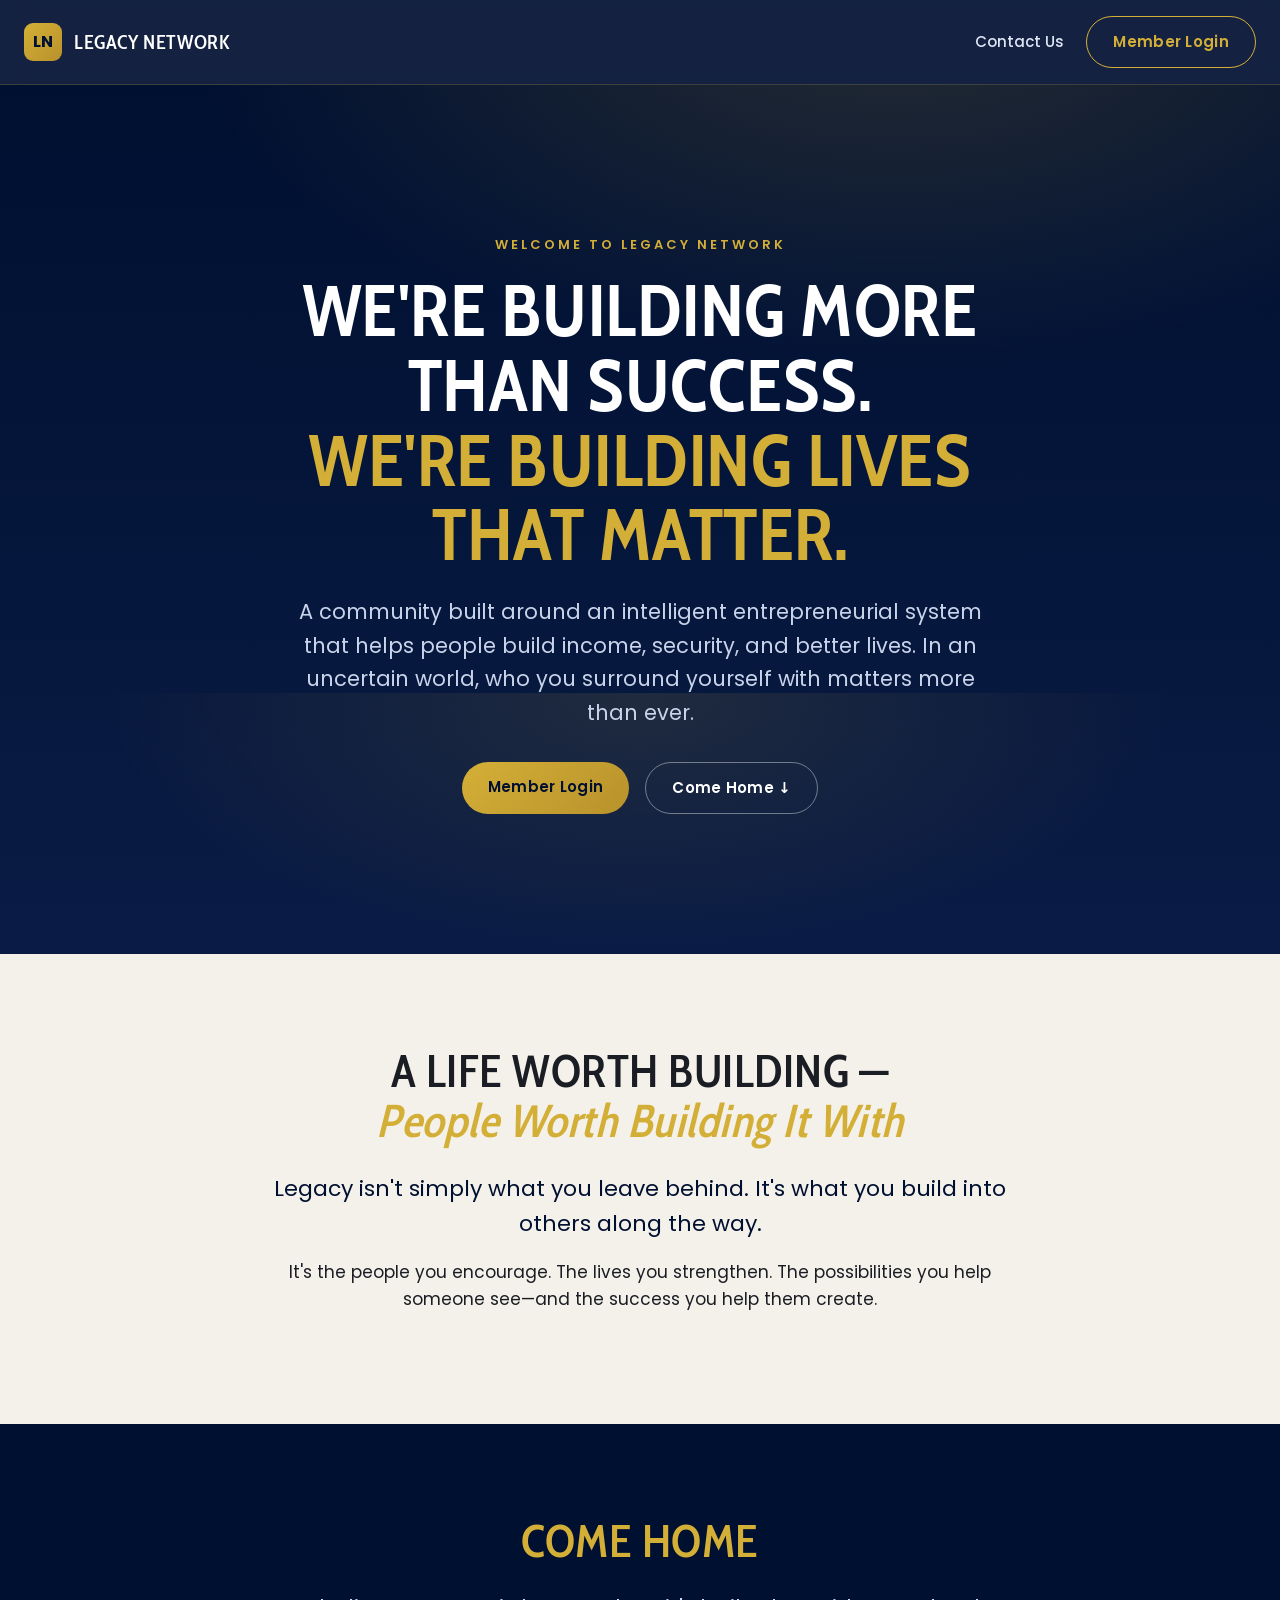
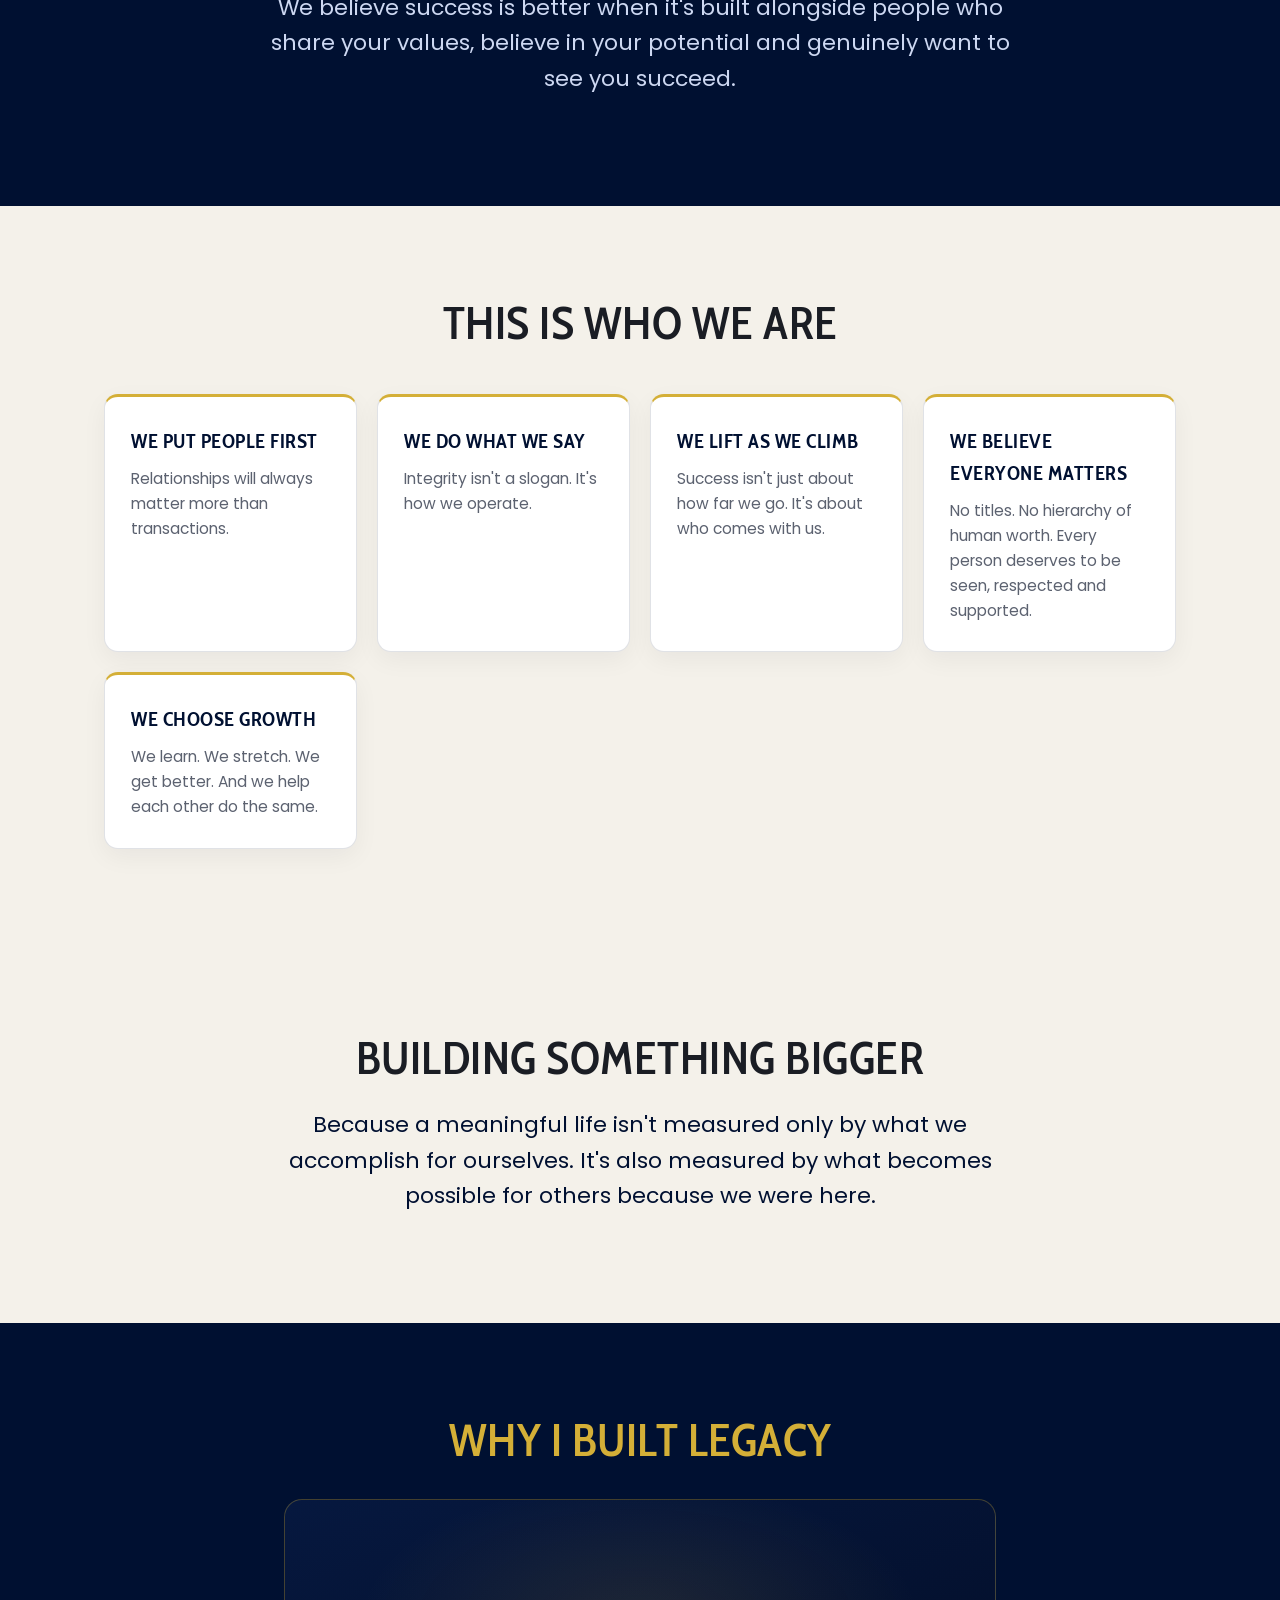
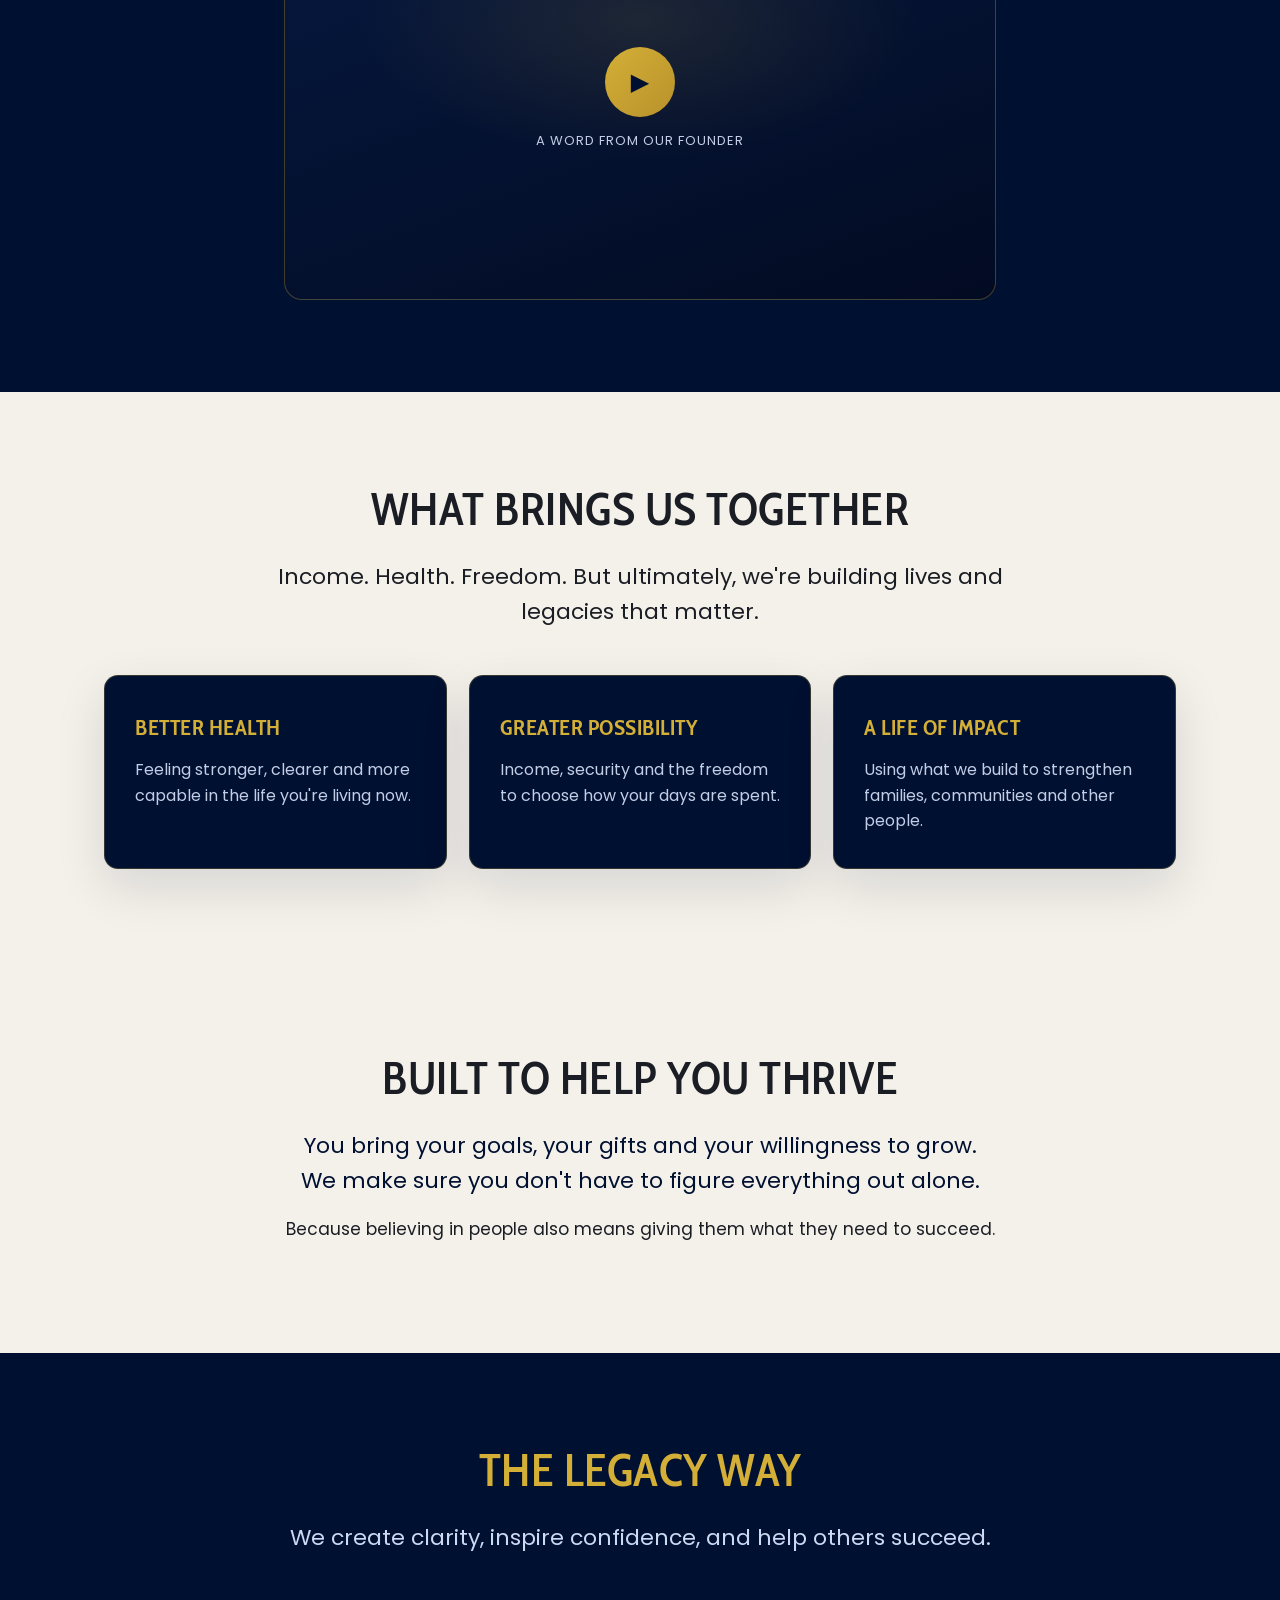
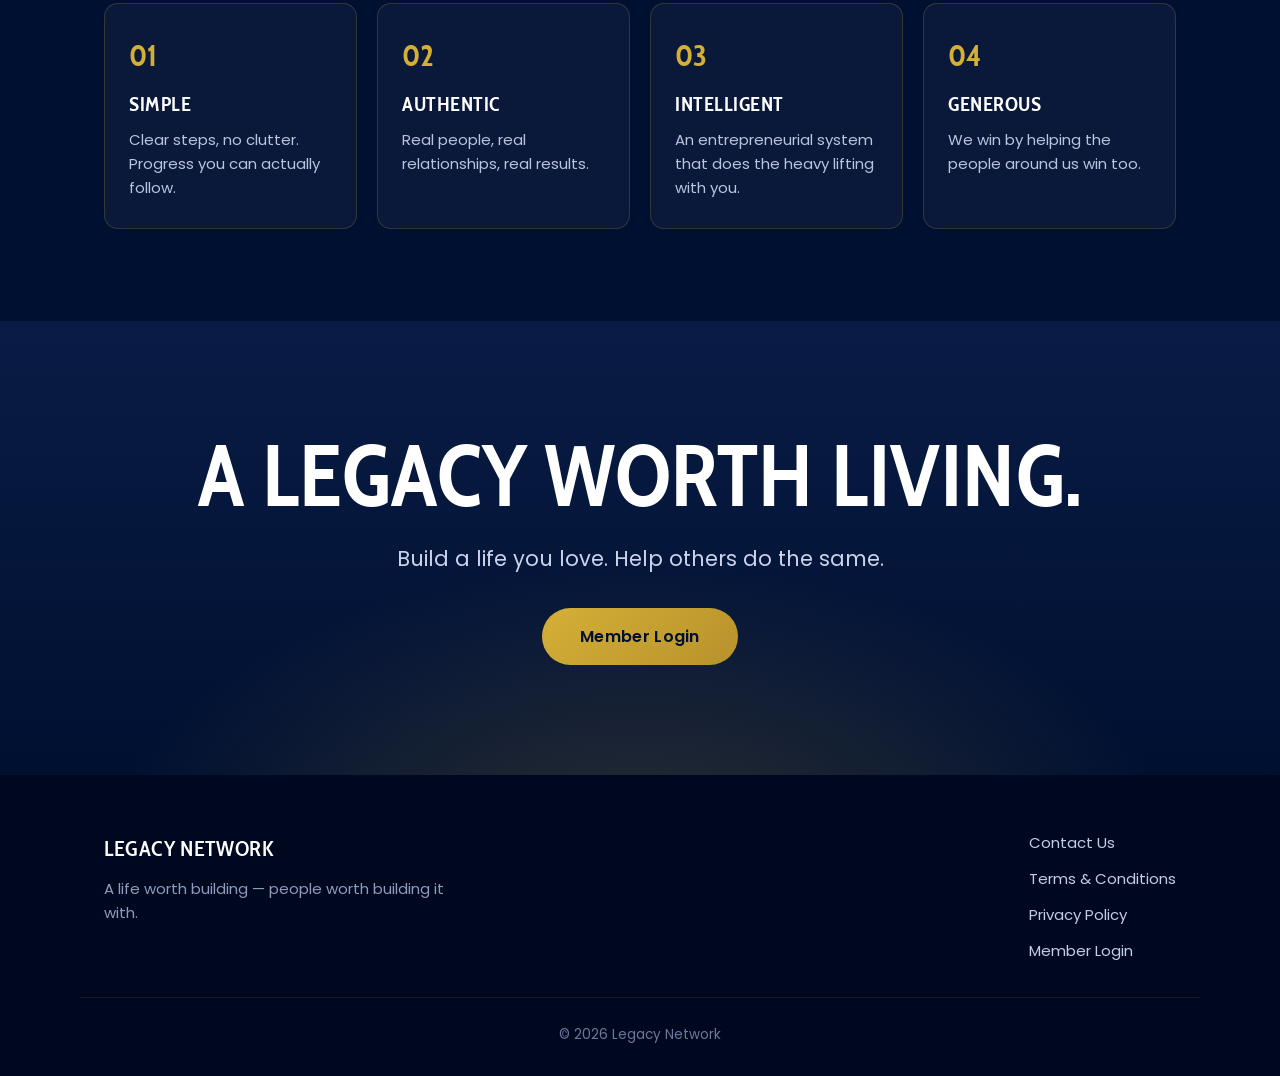
<file: web/index.html>
<!doctype html>
<html lang="en">
<head>
  <meta charset="utf-8" />
  <meta name="viewport" content="width=device-width, initial-scale=1" />
  <title>Legacy Network</title>
  <meta name="description" content="A community built around an intelligent entrepreneurial system that helps people build income, security, and better lives." />
  <link rel="preconnect" href="https://fonts.googleapis.com" />
  <link rel="preconnect" href="https://fonts.gstatic.com" crossorigin />
  <link href="https://fonts.googleapis.com/css2?family=Cabin+Condensed:wght@500;600;700&family=Poppins:wght@300;400;500;600;700&display=swap" rel="stylesheet" />
  <link rel="stylesheet" href="styles.css" />
</head>
<body>
  <!-- Replica of legacynetwork.com (public marketing site), rebuilt from captured
       structure, copy, palette and fonts. Member Login points at the live app. -->

  <header class="nav">
    <a class="brand" href="#top" aria-label="Legacy Network home">
      <span class="brand__mark">LN</span>
      <span class="brand__word">Legacy&nbsp;Network</span>
    </a>
    <nav class="nav__links">
      <a href="#contact">Contact Us</a>
      <a class="btn btn--ghost" href="https://app.legacynetwork.com/login?lang=en-US">Member Login</a>
    </nav>
  </header>

  <main id="top">

    <!-- HERO -->
    <section class="hero">
      <div class="hero__inner">
        <p class="eyebrow">Welcome to Legacy Network</p>
        <h1 class="display">We're building more than success.<br /><span class="gold">We're building lives that matter.</span></h1>
        <p class="lead">A community built around an intelligent entrepreneurial system that helps people build income, security, and better lives. In an uncertain world, who you surround yourself with matters more than ever.</p>
        <div class="hero__cta">
          <a class="btn btn--gold" href="https://app.legacynetwork.com/login?lang=en-US">Member Login</a>
          <a class="btn btn--line" href="#come-home">Come Home ↓</a>
        </div>
      </div>
      <div class="hero__glow" aria-hidden="true"></div>
    </section>

    <!-- A LIFE WORTH BUILDING -->
    <section class="band band--cream">
      <div class="wrap center">
        <h2 class="head">A Life Worth Building —<br /><em>People Worth Building It With</em></h2>
        <p class="para lg">Legacy isn't simply what you leave behind. It's what you build into others along the way.</p>
        <p class="para">It's the people you encourage. The lives you strengthen. The possibilities you help someone see—and the success you help them create.</p>
      </div>
    </section>

    <!-- COME HOME -->
    <section id="come-home" class="band band--navy">
      <div class="wrap center">
        <h2 class="head gold">Come Home</h2>
        <p class="para lg light">We believe success is better when it's built alongside people who share your values, believe in your potential and genuinely want to see you succeed.</p>
      </div>
    </section>

    <!-- WHO WE ARE -->
    <section class="band">
      <div class="wrap">
        <h2 class="head center">This Is Who We Are</h2>
        <div class="values">
          <article class="value"><h3>We Put People First</h3><p>Relationships will always matter more than transactions.</p></article>
          <article class="value"><h3>We Do What We Say</h3><p>Integrity isn't a slogan. It's how we operate.</p></article>
          <article class="value"><h3>We Lift As We Climb</h3><p>Success isn't just about how far we go. It's about who comes with us.</p></article>
          <article class="value"><h3>We Believe Everyone Matters</h3><p>No titles. No hierarchy of human worth. Every person deserves to be seen, respected and supported.</p></article>
          <article class="value"><h3>We Choose Growth</h3><p>We learn. We stretch. We get better. And we help each other do the same.</p></article>
        </div>
      </div>
    </section>

    <!-- BUILDING SOMETHING BIGGER -->
    <section class="band band--cream">
      <div class="wrap center narrow">
        <h2 class="head">Building Something Bigger</h2>
        <p class="para lg">Because a meaningful life isn't measured only by what we accomplish for ourselves. It's also measured by what becomes possible for others because we were here.</p>
      </div>
    </section>

    <!-- WHY I BUILT LEGACY -->
    <section class="band band--navy">
      <div class="wrap center narrow">
        <h2 class="head gold">Why I Built Legacy</h2>
        <div class="videoframe" aria-label="Founder video placeholder">
          <span class="videoframe__play">▶</span>
          <span class="videoframe__label">A word from our founder</span>
        </div>
      </div>
    </section>

    <!-- WHAT BRINGS US TOGETHER -->
    <section class="band">
      <div class="wrap">
        <h2 class="head center">What Brings Us Together</h2>
        <p class="para lg center">Income. Health. Freedom. But ultimately, we're building lives and legacies that matter.</p>
        <div class="cards3">
          <article class="card"><h3>Better Health</h3><p>Feeling stronger, clearer and more capable in the life you're living now.</p></article>
          <article class="card"><h3>Greater Possibility</h3><p>Income, security and the freedom to choose how your days are spent.</p></article>
          <article class="card"><h3>A Life of Impact</h3><p>Using what we build to strengthen families, communities and other people.</p></article>
        </div>
      </div>
    </section>

    <!-- BUILT TO HELP YOU THRIVE -->
    <section class="band band--cream">
      <div class="wrap center narrow">
        <h2 class="head">Built To Help You Thrive</h2>
        <p class="para lg">You bring your goals, your gifts and your willingness to grow. We make sure you don't have to figure everything out alone.</p>
        <p class="para">Because believing in people also means giving them what they need to succeed.</p>
      </div>
    </section>

    <!-- THE LEGACY WAY -->
    <section class="band band--navy">
      <div class="wrap">
        <h2 class="head center gold">The Legacy Way</h2>
        <p class="para lg center light">We create clarity, inspire confidence, and help others succeed.</p>
        <div class="pillars">
          <div class="pillar"><span class="pillar__n">01</span><h3>Simple</h3><p>Clear steps, no clutter. Progress you can actually follow.</p></div>
          <div class="pillar"><span class="pillar__n">02</span><h3>Authentic</h3><p>Real people, real relationships, real results.</p></div>
          <div class="pillar"><span class="pillar__n">03</span><h3>Intelligent</h3><p>An entrepreneurial system that does the heavy lifting with you.</p></div>
          <div class="pillar"><span class="pillar__n">04</span><h3>Generous</h3><p>We win by helping the people around us win too.</p></div>
        </div>
      </div>
    </section>

    <!-- CLOSER -->
    <section class="closer">
      <div class="wrap center">
        <h2 class="display closer__head">A Legacy Worth Living.</h2>
        <p class="lead">Build a life you love. Help others do the same.</p>
        <a class="btn btn--gold lg" href="https://app.legacynetwork.com/login?lang=en-US">Member Login</a>
      </div>
    </section>
  </main>

  <footer id="contact" class="foot">
    <div class="wrap foot__grid">
      <div>
        <span class="brand__word foot__brand">Legacy&nbsp;Network</span>
        <p class="foot__tag">A life worth building — people worth building it with.</p>
      </div>
      <nav class="foot__links">
        <a href="mailto:info@legacynetwork.com">Contact Us</a>
        <a href="/terms">Terms &amp; Conditions</a>
        <a href="/privacypolicy">Privacy Policy</a>
        <a href="https://app.legacynetwork.com/login?lang=en-US">Member Login</a>
      </nav>
    </div>
    <p class="foot__copy">© 2026 Legacy Network</p>
  </footer>
</body>
</html>
</file>
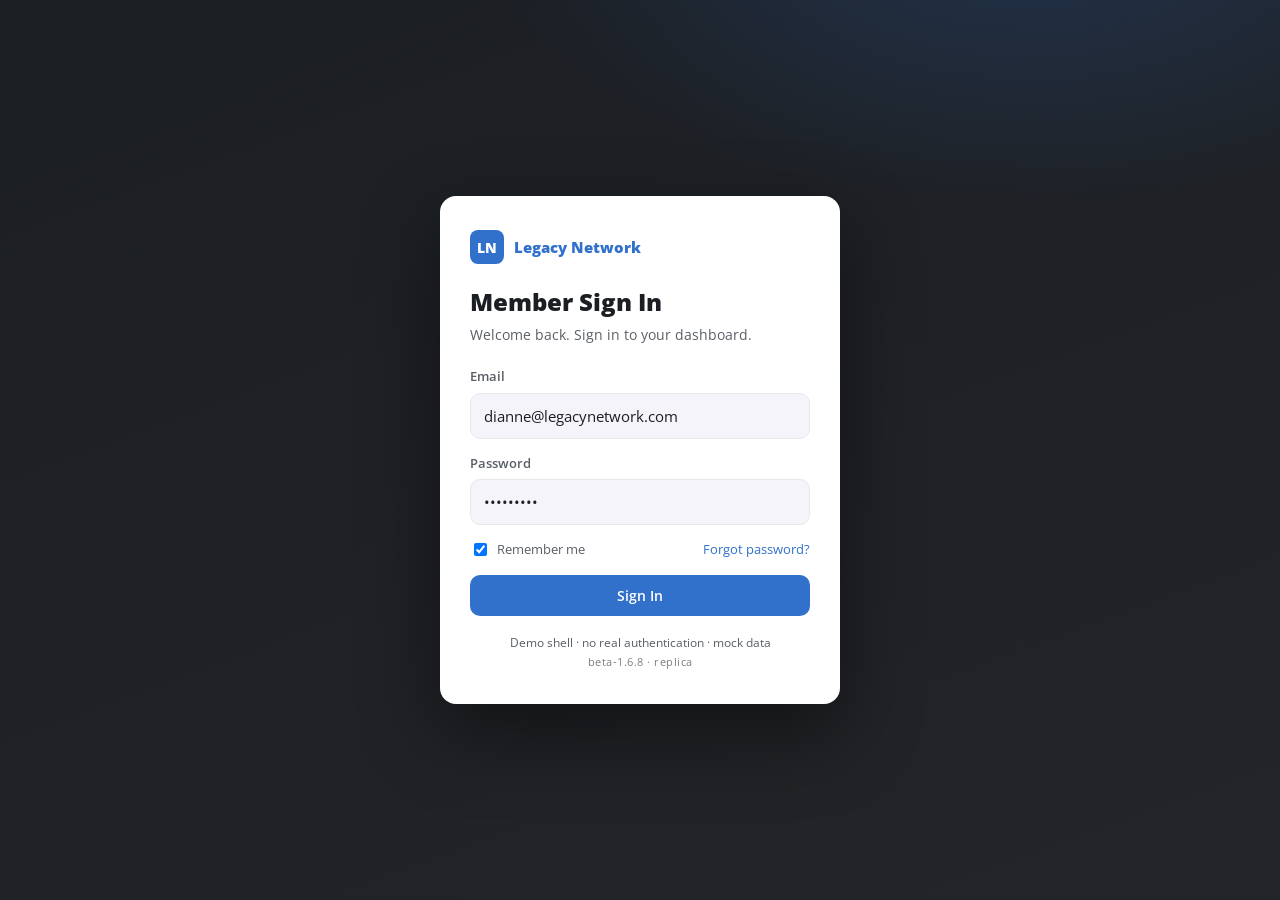
<file: web/app/index.html>
<!doctype html>
<html lang="en" data-theme="light">
<head>
  <meta charset="utf-8" />
  <meta name="viewport" content="width=device-width, initial-scale=1, viewport-fit=cover" />
  <title>Legacy Network — Member Area</title>
  <meta name="description" content="Member area replica of app.legacynetwork.com (beta-1.6.8) — dashboard, team, commissions, shop, orders, achievements." />
  <link rel="preconnect" href="https://fonts.googleapis.com" />
  <link rel="preconnect" href="https://fonts.gstatic.com" crossorigin />
  <link href="https://fonts.googleapis.com/css2?family=Open+Sans:ital,wght@0,400;0,500;0,600;0,700;0,800;1,400&display=swap" rel="stylesheet" />
  <link rel="stylesheet" href="app.css" />
</head>
<body>
  <!-- Member-area replica of app.legacynetwork.com (Vue SPA beta-1.6.8).
       Design tokens taken verbatim from the live /css/app.css?v=beta-1.6.8 bundle.
       Runs on mock data (window.LN) — real data swaps in from an owner HAR capture. -->

  <!-- ============ LOGIN ============ -->
  <section id="login" class="login">
    <div class="login__card">
      <div class="login__brand"><span class="login__mark">LN</span><span>Legacy Network</span></div>
      <h1 class="login__title">Member Sign In</h1>
      <p class="login__sub">Welcome back. Sign in to your dashboard.</p>
      <form id="loginForm" class="login__form" autocomplete="off">
        <label class="field"><span>Email</span>
          <input type="email" id="loginEmail" placeholder="you@email.com" value="dianne@legacynetwork.com" /></label>
        <label class="field"><span>Password</span>
          <input type="password" id="loginPass" placeholder="••••••••" value="demo-mode" /></label>
        <div class="login__row">
          <label class="check"><input type="checkbox" checked /> Remember me</label>
          <a href="#" class="muted-link">Forgot password?</a>
        </div>
        <button type="submit" class="btn btn--primary btn--block">Sign In</button>
      </form>
      <p class="login__foot">Demo shell · no real authentication · mock data</p>
      <p class="login__ver">beta-1.6.8 · replica</p>
    </div>
  </section>

  <!-- ============ APP SHELL ============ -->
  <div id="app" class="app" hidden>
    <!-- Sidebar (desktop) -->
    <aside class="side">
      <div class="side__brand"><span class="side__mark">LN</span><span class="side__word">Legacy&nbsp;Network</span></div>
      <nav class="side__nav" id="sideNav"></nav>
      <div class="side__user" id="sideUser"></div>
    </aside>

    <!-- Main column -->
    <div class="main">
      <header class="topbar">
        <button class="icon-btn only-mobile" id="menuBtn" aria-label="Menu">☰</button>
        <div class="topbar__title" id="pageTitle">Dashboard</div>
        <div class="topbar__actions">
          <button class="icon-btn" id="themeBtn" aria-label="Toggle theme" title="Toggle theme">◐</button>
          <button class="icon-btn cartbtn" id="cartBtn" aria-label="Cart">
            🛒<span class="cart-count" id="cartCount">0</span>
          </button>
          <div class="topbar__avatar" id="topAvatar">DL</div>
        </div>
      </header>

      <main class="view" id="view"></main>
    </div>

    <!-- Bottom nav (mobile) -->
    <nav class="bottomnav" id="bottomNav"></nav>

    <!-- Cart drawer -->
    <div class="drawer-scrim" id="scrim" hidden></div>
    <aside class="cart" id="cart" hidden>
      <div class="cart__top">
        <strong>Your Cart</strong>
        <button class="icon-btn" id="closeCart" aria-label="Close">✕</button>
      </div>
      <div class="cart__lines" id="cartLines"></div>
      <div class="cart__summary" id="cartSummary"></div>
    </aside>
  </div>

  <script src="data.js"></script>
  <script src="app.js"></script>
</body>
</html>
</file>
<file: web/styles.css>
/* Legacy Network — marketing site replica
   Palette: gold #D4AF37, navy #001031, cream #f4f1ea
   Type: Poppins (body/UI), Cabin Condensed (display) */

:root {
  --gold: #d4af37;
  --gold-deep: #b8922b;
  --navy: #001031;
  --navy-soft: #0a1c45;
  --cream: #f4f1ea;
  --ink: #1a1d24;
  --muted: #5c6270;
  --line: rgba(0, 16, 49, 0.12);
  --radius: 14px;
  --maxw: 1120px;
  --shadow: 0 18px 50px rgba(0, 16, 49, 0.12);
  --font: "Poppins", system-ui, -apple-system, Segoe UI, Roboto, sans-serif;
  --display: "Cabin Condensed", "Poppins", sans-serif;
}

* { box-sizing: border-box; }

html { scroll-behavior: smooth; }

body {
  margin: 0;
  font-family: var(--font);
  color: var(--ink);
  background: var(--cream);
  line-height: 1.6;
  -webkit-font-smoothing: antialiased;
}

img { max-width: 100%; display: block; }

a { color: inherit; text-decoration: none; }

/* ---------- Layout helpers ---------- */
.wrap { max-width: var(--maxw); margin: 0 auto; padding: 0 24px; }
.center { text-align: center; }
.narrow { max-width: 760px; margin-left: auto; margin-right: auto; }

.band { padding: 92px 0; background: var(--cream); color: var(--ink); }
.band--cream { background: var(--cream); }
.band--navy { background: var(--navy); color: #eaf0ff; }
.band--navy .para { color: #c3cde6; }

.gold { color: var(--gold); }
.light { color: #c3cde6; }

/* ---------- Nav ---------- */
.nav {
  position: sticky; top: 0; z-index: 50;
  display: flex; align-items: center; justify-content: space-between;
  padding: 16px 24px;
  background: rgba(0, 16, 49, 0.92);
  backdrop-filter: blur(10px);
  border-bottom: 1px solid rgba(212, 175, 55, 0.22);
}
.brand { display: flex; align-items: center; gap: 12px; color: #fff; }
.brand__mark {
  display: grid; place-items: center;
  width: 38px; height: 38px; border-radius: 9px;
  background: linear-gradient(135deg, var(--gold), var(--gold-deep));
  color: var(--navy); font-weight: 700; font-size: 16px; letter-spacing: 0.5px;
}
.brand__word {
  font-family: var(--display);
  font-weight: 600; font-size: 20px; letter-spacing: 0.6px;
  color: #fff; text-transform: uppercase;
}
.nav__links { display: flex; align-items: center; gap: 22px; }
.nav__links > a:first-child { color: #dfe6f5; font-weight: 500; font-size: 15px; }
.nav__links > a:first-child:hover { color: var(--gold); }

/* ---------- Buttons ---------- */
.btn {
  display: inline-block;
  padding: 13px 26px; border-radius: 999px;
  font-weight: 600; font-size: 15px; letter-spacing: 0.3px;
  transition: transform .15s ease, box-shadow .15s ease, background .15s ease, color .15s ease;
  cursor: pointer;
}
.btn.lg { padding: 16px 38px; font-size: 16px; }
.btn--gold { background: linear-gradient(135deg, var(--gold), var(--gold-deep)); color: var(--navy); }
.btn--gold:hover { transform: translateY(-2px); box-shadow: 0 12px 30px rgba(212,175,55,.4); }
.btn--ghost { border: 1.5px solid var(--gold); color: var(--gold); }
.btn--ghost:hover { background: var(--gold); color: var(--navy); }
.btn--line { border: 1.5px solid rgba(255,255,255,.4); color: #fff; }
.btn--line:hover { border-color: var(--gold); color: var(--gold); }

/* ---------- Typography ---------- */
.eyebrow {
  text-transform: uppercase; letter-spacing: 3px;
  font-size: 13px; font-weight: 600; color: var(--gold);
  margin: 0 0 18px;
}
.display {
  font-family: var(--display);
  font-weight: 700; line-height: 1.04;
  font-size: clamp(38px, 6vw, 72px);
  letter-spacing: 0.5px; margin: 0 0 22px;
  text-transform: uppercase;
}
.head {
  font-family: var(--display);
  font-weight: 600; line-height: 1.1;
  font-size: clamp(28px, 4vw, 46px);
  margin: 0 0 24px; text-transform: uppercase; letter-spacing: 0.5px;
}
.head em { color: var(--gold); font-style: italic; text-transform: none; }
.lead {
  font-size: clamp(17px, 2vw, 21px);
  color: #c9d3ea; max-width: 720px; margin: 0 auto 32px;
}
.para { font-size: 17px; margin: 0 auto 18px; max-width: 760px; }
.para.lg { font-size: clamp(18px, 2vw, 22px); font-weight: 400; color: var(--ink); }
.band--cream .para.lg { color: var(--navy); }
.band--navy .para.lg, .closer .para.lg { color: #dbe4fb; }
.band--navy .para.lg.light, .band--navy .para.light { color: #cdd8f2; }

/* ---------- Hero ---------- */
.hero {
  position: relative; overflow: hidden;
  background:
    radial-gradient(1200px 600px at 70% -10%, rgba(212,175,55,.18), transparent 60%),
    linear-gradient(180deg, var(--navy), var(--navy-soft));
  color: #fff;
  padding: clamp(80px, 12vw, 150px) 0 clamp(90px, 12vw, 140px);
}
.hero__inner { max-width: 860px; margin: 0 auto; padding: 0 24px; text-align: center; position: relative; z-index: 2; }
.hero__cta { display: flex; gap: 16px; justify-content: center; flex-wrap: wrap; margin-top: 8px; }
.hero__glow {
  position: absolute; inset: auto 0 -40% 0; height: 70%;
  background: radial-gradient(60% 60% at 50% 0%, rgba(212,175,55,.12), transparent 70%);
  pointer-events: none;
}

/* ---------- Values grid ---------- */
.values {
  display: grid; gap: 20px; margin-top: 46px;
  grid-template-columns: repeat(auto-fit, minmax(230px, 1fr));
}
.value {
  background: #fff; border: 1px solid var(--line);
  border-radius: var(--radius); padding: 28px 26px;
  box-shadow: 0 8px 24px rgba(0,16,49,.05);
  border-top: 3px solid var(--gold);
}
.value h3 {
  font-family: var(--display); text-transform: uppercase;
  letter-spacing: .5px; font-size: 20px; margin: 0 0 10px; color: var(--navy);
}
.value p { margin: 0; color: var(--muted); font-size: 15.5px; }

/* ---------- 3 cards ---------- */
.cards3 {
  display: grid; gap: 22px; margin-top: 46px;
  grid-template-columns: repeat(auto-fit, minmax(260px, 1fr));
}
.card {
  background: var(--navy); color: #eaf0ff;
  border-radius: var(--radius); padding: 34px 30px;
  border: 1px solid rgba(212,175,55,.25);
  box-shadow: var(--shadow);
}
.card h3 {
  font-family: var(--display); text-transform: uppercase; letter-spacing: .5px;
  color: var(--gold); font-size: 22px; margin: 0 0 12px;
}
.card p { margin: 0; color: #c3cde6; font-size: 16px; }

/* ---------- Pillars ---------- */
.pillars {
  display: grid; gap: 20px; margin-top: 48px;
  grid-template-columns: repeat(auto-fit, minmax(220px, 1fr));
}
.pillar {
  padding: 28px 24px; border-radius: var(--radius);
  background: rgba(255,255,255,.04);
  border: 1px solid rgba(212,175,55,.2);
}
.pillar__n { display:block; font-family: var(--display); font-size: 30px; color: var(--gold); font-weight: 700; }
.pillar h3 { font-family: var(--display); text-transform: uppercase; letter-spacing:.5px; margin: 8px 0 8px; font-size: 20px; color:#fff; }
.pillar p { margin: 0; color: #b9c4de; font-size: 15px; }

/* ---------- Video frame ---------- */
.videoframe {
  margin: 34px auto 0; max-width: 720px; aspect-ratio: 16 / 9;
  border-radius: 18px; border: 1px solid rgba(212,175,55,.3);
  background:
    radial-gradient(400px 200px at 50% 30%, rgba(212,175,55,.12), transparent 70%),
    linear-gradient(160deg, #06183f, #020b22);
  display: grid; place-content: center; gap: 14px; text-align: center;
  cursor: pointer; transition: border-color .2s ease;
}
.videoframe:hover { border-color: var(--gold); }
.videoframe__play {
  justify-self: center; width: 70px; height: 70px; border-radius: 50%;
  display: grid; place-items: center; font-size: 24px; color: var(--navy);
  background: linear-gradient(135deg, var(--gold), var(--gold-deep));
}
.videoframe__label { color: #c3cde6; letter-spacing: 1px; text-transform: uppercase; font-size: 13px; }

/* ---------- Closer ---------- */
.closer {
  background:
    radial-gradient(900px 500px at 50% 120%, rgba(212,175,55,.2), transparent 60%),
    linear-gradient(180deg, var(--navy-soft), var(--navy));
  color: #fff; padding: 110px 0;
}
.closer__head { font-size: clamp(40px, 7vw, 86px); }

/* ---------- Footer ---------- */
.foot { background: #00081f; color: #aeb9d4; padding: 56px 0 30px; }
.foot__grid {
  display: flex; justify-content: space-between; gap: 32px; flex-wrap: wrap;
  padding-bottom: 34px; border-bottom: 1px solid rgba(255,255,255,.08);
}
.foot__brand { color: #fff; font-size: 22px; }
.foot__tag { margin: 10px 0 0; max-width: 360px; color: #8e9bbb; font-size: 15px; }
.foot__links { display: grid; gap: 12px; align-content: start; }
.foot__links a { color: #c3cde6; font-size: 15px; }
.foot__links a:hover { color: var(--gold); }
.foot__copy { text-align: center; margin: 26px 0 0; color: #6c789a; font-size: 13.5px; }

/* ---------- Responsive ---------- */
@media (max-width: 640px) {
  .band { padding: 66px 0; }
  .nav { padding: 12px 18px; }
  .brand__word { font-size: 17px; }
  .nav__links { gap: 14px; }
  .nav__links > a:first-child { display: none; }
  .foot__grid { flex-direction: column; }
}
</file>
<file: web/app/app.css>
/* Legacy Network — member area replica
   Tokens copied from live /css/app.css?v=beta-1.6.8 */

:root {
  --hue: 222;
  --primary: #3171cc;
  --primary-dark: #265399;
  --primary-hover: #2e64b7;
  --primary-light: #598bd6;
  --primary-active: #265399;
  --green: #21bcaa;        /* teal */
  --green-hover: #1daf9b;
  --green-active: #189786;
  --lightgreen: #30df80;
  --orange: #f4a45e;
  --peach: #d19cc1;
  --red: #de0e0e;
  --black: #1b1e23;
  --darkgray: #232528;
  --gray: #7e7e7e;
  --lightgray: #fbfbfd;
  --lightgray-hover: #f3f3f5;
  --lightgray-active: #e9e9eb;
  --lightblue: #e3f6ff;
  --radius: 10px;
  --pad: 15px;

  --bg: #f4f4fa;
  --surface: #ffffff;
  --fg: #1b1e23;
  --fg-soft: #5a5f66;
  --line: #e8e8e8;
  --font: "Open Sans", system-ui, -apple-system, Segoe UI, Roboto, sans-serif;
}
@media (min-width: 768px) { :root { --pad: 30px; } }

/* Dark theme (app uses an hsl(--hue) scheme) */
:root[data-theme="dark"] {
  --bg: hsl(var(--hue), 10%, 10%);
  --surface: hsl(var(--hue), 10%, 14%);
  --fg: hsl(var(--hue), 10%, 92%);
  --fg-soft: hsl(var(--hue), 8%, 65%);
  --line: hsl(var(--hue), 8%, 22%);
  --lightgray: hsl(var(--hue), 10%, 16%);
  --lightgray-hover: hsl(var(--hue), 10%, 19%);
}

* { box-sizing: border-box; }
html, body { margin: 0; height: 100%; }
body {
  font-family: var(--font);
  background: var(--bg);
  color: var(--fg);
  -webkit-font-smoothing: antialiased;
  font-size: 15px; line-height: 1.5;
}
button { font-family: inherit; cursor: pointer; }
a { color: var(--primary); text-decoration: none; }
[hidden] { display: none !important; }

/* ---------------- Buttons ---------------- */
.btn {
  border: none; border-radius: var(--radius);
  padding: 11px 18px; font-weight: 600; font-size: 14px;
  background: var(--lightgray-active); color: var(--fg);
  transition: background .15s, transform .1s, box-shadow .15s;
}
.btn:active { transform: translateY(1px); }
.btn--primary { background: var(--primary); color: #fff; }
.btn--primary:hover { background: var(--primary-hover); }
.btn--green { background: var(--green); color: #fff; }
.btn--green:hover { background: var(--green-hover); }
.btn--ghost { background: transparent; border: 1.5px solid var(--line); color: var(--fg); }
.btn--block { width: 100%; }
.btn--sm { padding: 8px 13px; font-size: 13px; }

/* ---------------- Login ---------------- */
.login {
  min-height: 100dvh; display: grid; place-items: center; padding: 24px;
  background:
    radial-gradient(900px 500px at 80% -10%, rgba(49,113,204,.25), transparent 60%),
    linear-gradient(160deg, #1b1e23, #232528);
}
.login__card {
  width: 100%; max-width: 400px; background: var(--surface); color: var(--fg);
  border-radius: 16px; padding: 34px 30px; box-shadow: 0 30px 80px rgba(0,0,0,.45);
}
.login__brand { display: flex; align-items: center; gap: 10px; font-weight: 800; color: var(--primary); }
.login__mark, .side__mark, .login__brand .login__mark {
  display: grid; place-items: center; width: 34px; height: 34px; border-radius: 8px;
  background: var(--primary); color: #fff; font-weight: 800; font-size: 14px;
}
.login__title { font-size: 24px; font-weight: 800; margin: 20px 0 4px; }
.login__sub { color: var(--fg-soft); margin: 0 0 22px; font-size: 14px; }
.login__form { display: grid; gap: 15px; }
.field { display: grid; gap: 6px; font-size: 13px; font-weight: 600; color: var(--fg-soft); }
.field input {
  padding: 12px 13px; border: 1.5px solid var(--line); border-radius: var(--radius);
  font-size: 15px; font-family: inherit; background: var(--bg); color: var(--fg);
}
.field input:focus { outline: none; border-color: var(--primary); }
.login__row { display: flex; justify-content: space-between; align-items: center; font-size: 13px; color: var(--fg-soft); }
.check { display: flex; align-items: center; gap: 7px; cursor: pointer; }
.muted-link { color: var(--primary); }
.login__foot { text-align: center; color: var(--fg-soft); font-size: 12px; margin: 18px 0 2px; }
.login__ver { text-align: center; color: var(--gray); font-size: 11px; margin: 0; letter-spacing: .5px; }

/* ---------------- App layout ---------------- */
.app { display: grid; grid-template-columns: 248px 1fr; min-height: 100dvh; }
.main { min-width: 0; display: flex; flex-direction: column; }

.side {
  background: var(--black); color: #cdd3dc; display: flex; flex-direction: column;
  position: sticky; top: 0; height: 100dvh;
}
.side__brand { display: flex; align-items: center; gap: 11px; padding: 18px 18px; border-bottom: 1px solid rgba(255,255,255,.07); }
.side__word { font-weight: 800; color: #fff; font-size: 16px; }
.side__nav { padding: 12px 10px; display: grid; gap: 2px; flex: 1; overflow-y: auto; }
.side__link {
  display: flex; align-items: center; gap: 12px; padding: 11px 13px; border-radius: var(--radius);
  color: #b5bbc5; font-weight: 600; font-size: 14px; cursor: pointer; border: none; background: none; width: 100%; text-align: left;
}
.side__link:hover { background: rgba(255,255,255,.06); color: #fff; }
.side__link.active { background: var(--primary); color: #fff; }
.side__link .ic { width: 20px; text-align: center; font-size: 16px; }
.side__user { padding: 14px 16px; border-top: 1px solid rgba(255,255,255,.07); display: flex; align-items: center; gap: 11px; }
.side__user .av { width: 38px; height: 38px; border-radius: 50%; background: var(--primary); color: #fff; display: grid; place-items: center; font-weight: 700; }
.side__user small { color: var(--gray); display: block; }

/* Topbar */
.topbar {
  position: sticky; top: 0; z-index: 20;
  display: flex; align-items: center; gap: 14px;
  padding: 12px var(--pad); background: var(--surface); border-bottom: 1px solid var(--line);
}
.topbar__title { font-weight: 800; font-size: 18px; flex: 1; }
.topbar__actions { display: flex; align-items: center; gap: 10px; }
.icon-btn { border: none; background: var(--lightgray); width: 40px; height: 40px; border-radius: 10px; font-size: 17px; color: var(--fg); display: grid; place-items: center; position: relative; }
.icon-btn:hover { background: var(--lightgray-active); }
.cart-count { position: absolute; top: -5px; right: -5px; min-width: 18px; height: 18px; padding: 0 5px; border-radius: 9px; background: var(--red); color: #fff; font-size: 11px; font-weight: 700; display: grid; place-items: center; }
.cart-count[data-n="0"] { display: none; }
.topbar__avatar { width: 40px; height: 40px; border-radius: 50%; background: var(--primary); color: #fff; display: grid; place-items: center; font-weight: 700; }
.only-mobile { display: none; }

/* View */
.view { padding: var(--pad); display: grid; gap: 18px; max-width: 1180px; width: 100%; }

/* ---------------- Cards & shared ---------------- */
.card { background: var(--surface); border: 1px solid var(--line); border-radius: var(--radius); padding: 18px; }
.card h3 { margin: 0 0 14px; font-size: 15px; font-weight: 800; }
.section-h { display: flex; align-items: center; justify-content: space-between; }
.section-h h2 { margin: 0; font-size: 17px; font-weight: 800; }
.pill { padding: 3px 10px; border-radius: 999px; font-size: 12px; font-weight: 700; }
.pill--green { background: rgba(33,188,170,.14); color: var(--green-active); }
.pill--blue { background: rgba(49,113,204,.12); color: var(--primary); }
.pill--orange { background: rgba(244,164,94,.16); color: #c47b42; }
.muted { color: var(--fg-soft); }

/* Hero / stat grid */
.hero {
  border-radius: 14px; padding: 22px; color: #fff;
  background: linear-gradient(135deg, var(--primary), var(--primary-dark));
  display: grid; gap: 4px;
}
.hero small { opacity: .85; font-weight: 600; }
.hero .big { font-size: 34px; font-weight: 800; letter-spacing: -.5px; }
.hero .sub { opacity: .9; font-size: 13px; }
.hero .delta { display: inline-flex; align-items: center; gap: 5px; background: rgba(255,255,255,.18); padding: 3px 9px; border-radius: 999px; font-size: 12px; font-weight: 700; width: fit-content; margin-top: 4px; }

.stats { display: grid; grid-template-columns: repeat(auto-fit, minmax(150px, 1fr)); gap: 14px; }
.stat { background: var(--surface); border: 1px solid var(--line); border-radius: var(--radius); padding: 16px; }
.stat .k { color: var(--fg-soft); font-size: 12.5px; font-weight: 600; display: flex; align-items: center; gap: 7px; }
.stat .v { font-size: 24px; font-weight: 800; margin-top: 6px; }
.stat .d { font-size: 12px; font-weight: 700; margin-top: 2px; }
.up { color: var(--green-active); } .down { color: var(--red); }
.dot { width: 9px; height: 9px; border-radius: 3px; display: inline-block; }

.grid-2 { display: grid; grid-template-columns: 1.4fr 1fr; gap: 18px; }
@media (max-width: 900px) { .grid-2 { grid-template-columns: 1fr; } }

/* Bars (mini chart) */
.bars { display: flex; align-items: flex-end; gap: 10px; height: 150px; padding-top: 8px; }
.bars .bar { flex: 1; background: linear-gradient(180deg, var(--primary-light), var(--primary)); border-radius: 6px 6px 0 0; position: relative; min-height: 6px; }
.bars .bar span { position: absolute; bottom: -22px; left: 0; right: 0; text-align: center; font-size: 11px; color: var(--fg-soft); }
.bars.teal .bar { background: linear-gradient(180deg, #4fd6c6, var(--green)); }

/* Lists / rows */
.rows { display: grid; gap: 2px; }
.row { display: flex; align-items: center; gap: 12px; padding: 11px 6px; border-bottom: 1px solid var(--line); }
.row:last-child { border-bottom: none; }
.row .av { width: 38px; height: 38px; border-radius: 50%; background: var(--lightgray-active); color: var(--fg); display: grid; place-items: center; font-weight: 700; flex: none; }
.row .av.on { background: var(--green); color: #fff; }
.row .grow { flex: 1; min-width: 0; }
.row .grow b { font-weight: 700; }
.row .grow small { color: var(--fg-soft); display: block; font-size: 12.5px; }
.row .amt { font-weight: 800; }

/* Team tree */
.tree { display: grid; gap: 10px; }
.tnode { display: flex; align-items: center; gap: 12px; padding: 12px 14px; border: 1px solid var(--line); border-radius: var(--radius); background: var(--surface); }
.tnode.lvl1 { margin-left: 0; } .tnode.lvl2 { margin-left: 26px; } .tnode.lvl3 { margin-left: 52px; }
.tnode .rank { font-size: 12px; font-weight: 700; padding: 2px 9px; border-radius: 999px; background: var(--lightblue); color: var(--primary-dark); }

/* Shop */
.products { display: grid; grid-template-columns: repeat(auto-fill, minmax(210px, 1fr)); gap: 16px; }
.productitem { background: var(--surface); border: 1px solid var(--line); border-radius: var(--radius); overflow: hidden; display: flex; flex-direction: column; }
.productitem .ph { aspect-ratio: 4/3; background: linear-gradient(135deg, var(--lightblue), #cfe3ff); display: grid; place-items: center; font-size: 40px; }
.productitem .pb { padding: 14px; display: grid; gap: 8px; flex: 1; }
.productitem .pb h4 { margin: 0; font-size: 15px; font-weight: 700; }
.productitem .pb .price { font-weight: 800; font-size: 18px; }
.productitem .pb .cv { font-size: 12px; color: var(--green-active); font-weight: 700; }
.productitem .pb .foot { margin-top: auto; display: flex; gap: 8px; align-items: center; }

/* Cart drawer */
.drawer-scrim { position: fixed; inset: 0; background: rgba(0,0,0,.4); z-index: 60; }
.cart { position: fixed; top: 0; right: 0; width: min(390px, 92vw); height: 100dvh; background: var(--surface); z-index: 61; display: flex; flex-direction: column; box-shadow: -14px 0 40px rgba(0,0,0,.2); }
.cart__top { display: flex; align-items: center; justify-content: space-between; padding: 16px var(--pad); border-bottom: 1px solid var(--line); }
.cart__top strong { font-size: 16px; }
.cart__lines { flex: 1; overflow-y: auto; padding: 8px var(--pad); }
.cartItem { display: flex; gap: 12px; padding: 12px 0; border-bottom: 1px solid var(--line); align-items: center; }
.cartItem .thumb { width: 50px; height: 50px; border-radius: 8px; background: var(--lightblue); display: grid; place-items: center; font-size: 22px; flex: none; }
.cartItem .grow { flex: 1; } .cartItem .grow small { color: var(--fg-soft); display: block; }
.qty { display: inline-flex; align-items: center; border: 1px solid var(--line); border-radius: 8px; overflow: hidden; }
.qty button { width: 28px; height: 28px; border: none; background: var(--lightgray); font-size: 15px; }
.qty span { width: 30px; text-align: center; font-weight: 700; font-size: 13px; }
.cart__summary { border-top: 1px solid var(--line); padding: 16px var(--pad); display: grid; gap: 10px; }
.cart__summary .line { display: flex; justify-content: space-between; font-size: 14px; }
.cart__summary .line.total { font-weight: 800; font-size: 17px; }

/* Achievements */
.badges { display: grid; grid-template-columns: repeat(auto-fill, minmax(150px, 1fr)); gap: 14px; }
.badge { text-align: center; padding: 20px 14px; border: 1px solid var(--line); border-radius: var(--radius); background: var(--surface); }
.badge .em { font-size: 40px; }
.badge.locked { opacity: .45; filter: grayscale(1); }
.badge h4 { margin: 10px 0 2px; font-size: 14px; }
.badge small { color: var(--fg-soft); }

/* Settings */
.settingsheader { font-weight: 800; font-size: 15px; margin: 0 0 4px; }
.setrow { display: flex; align-items: center; justify-content: space-between; gap: 14px; padding: 14px 0; border-bottom: 1px solid var(--line); }
.setrow:last-child { border-bottom: none; }
.setrow .grow small { color: var(--fg-soft); display: block; }
.switch { width: 44px; height: 26px; border-radius: 999px; background: var(--lightgray-active); position: relative; border: none; transition: background .15s; flex: none; }
.switch::after { content: ""; position: absolute; top: 3px; left: 3px; width: 20px; height: 20px; border-radius: 50%; background: #fff; transition: left .15s; box-shadow: 0 1px 3px rgba(0,0,0,.3); }
.switch.on { background: var(--green); }
.switch.on::after { left: 21px; }
.copybox { display: flex; gap: 8px; align-items: center; background: var(--bg); border: 1px solid var(--line); border-radius: var(--radius); padding: 10px 12px; }
.copybox code { flex: 1; font-size: 13px; overflow: hidden; text-overflow: ellipsis; white-space: nowrap; }

/* Bottom nav (mobile) */
.bottomnav { display: none; }

/* ---------------- Responsive ---------------- */
@media (max-width: 860px) {
  .app { grid-template-columns: 1fr; }
  .side { display: none; }
  .only-mobile { display: grid; }
  .bottomnav {
    display: flex; position: sticky; bottom: 0; z-index: 30;
    background: var(--surface); border-top: 1px solid var(--line);
    padding: 6px 4px calc(6px + env(safe-area-inset-bottom));
  }
  .bottomnav button {
    flex: 1; border: none; background: none; display: grid; gap: 3px; justify-items: center;
    padding: 7px 2px; font-size: 10.5px; font-weight: 600; color: var(--fg-soft); border-radius: 8px;
  }
  .bottomnav button .ic { font-size: 19px; }
  .bottomnav button.active { color: var(--primary); }
  .view { padding-bottom: 20px; }
  .grid-2 { grid-template-columns: 1fr; }
}
.side.open { display: flex; position: fixed; z-index: 70; width: 248px; }
</file>
